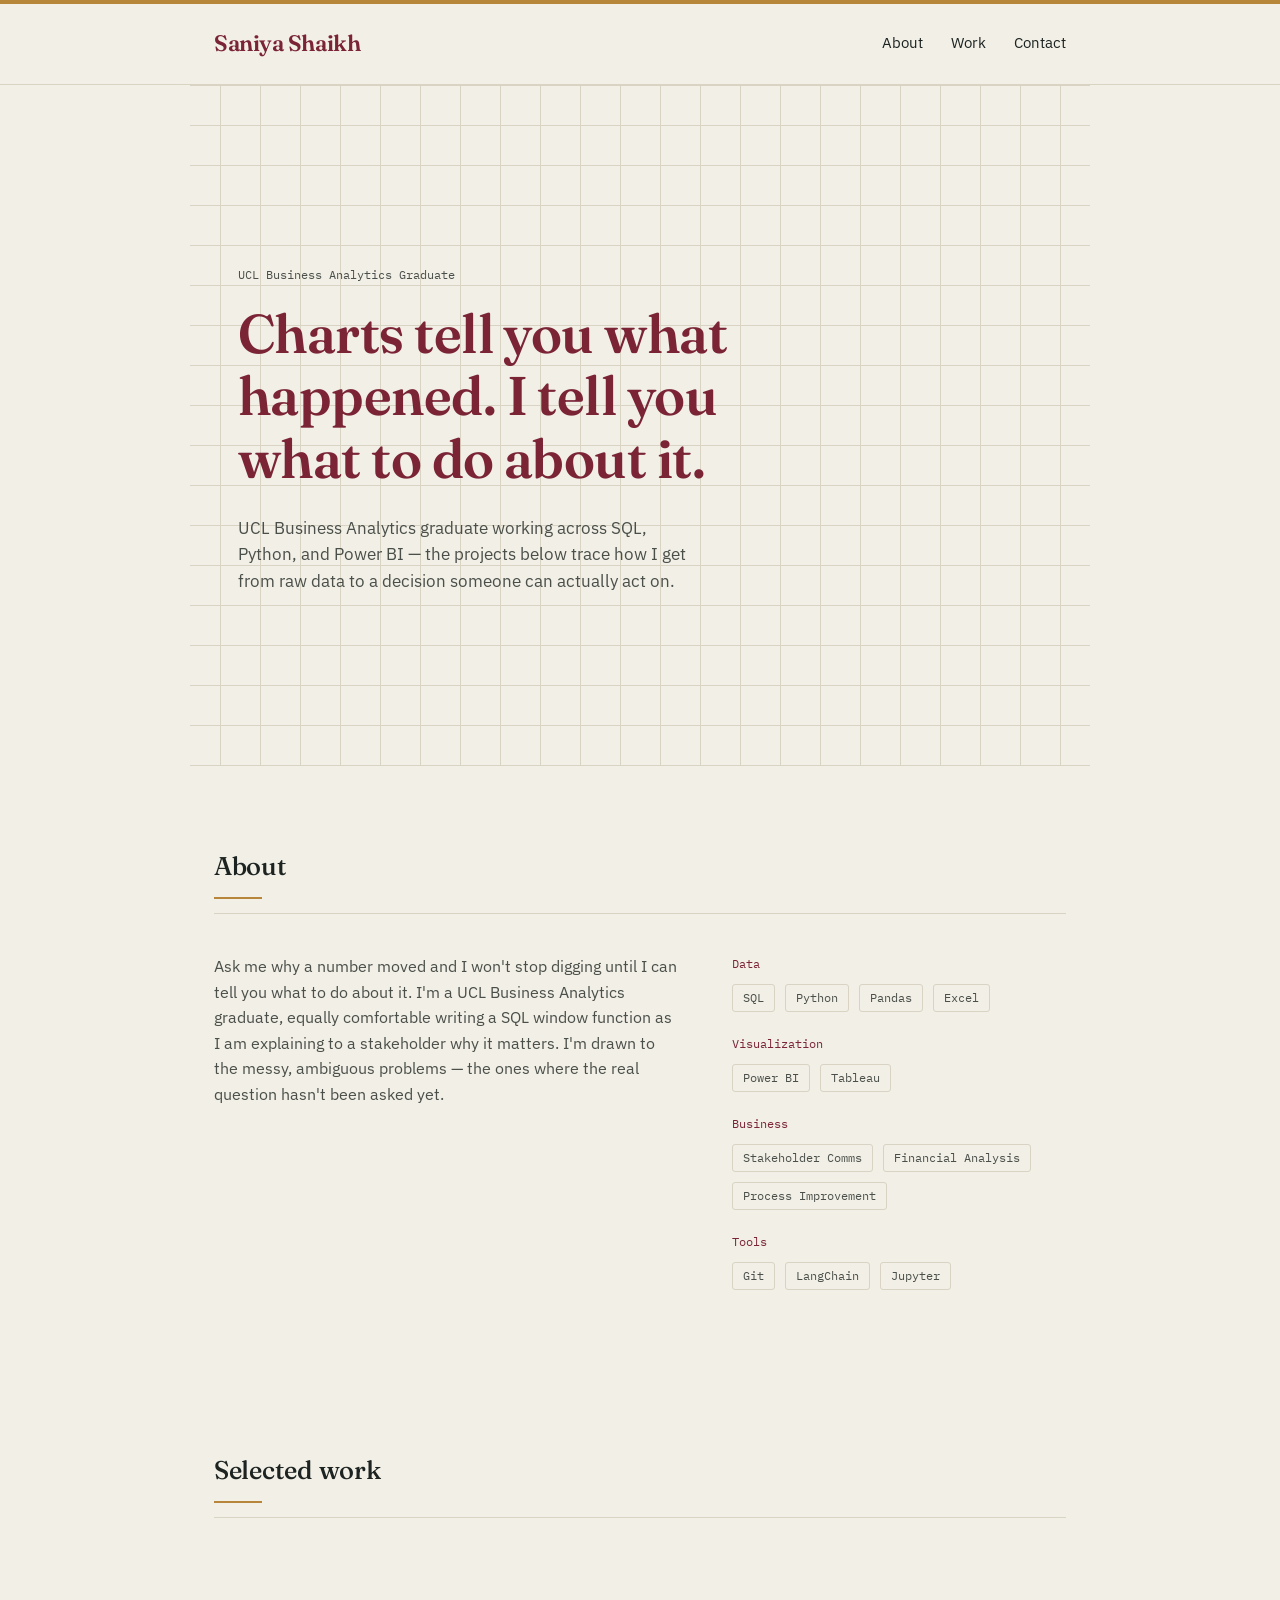
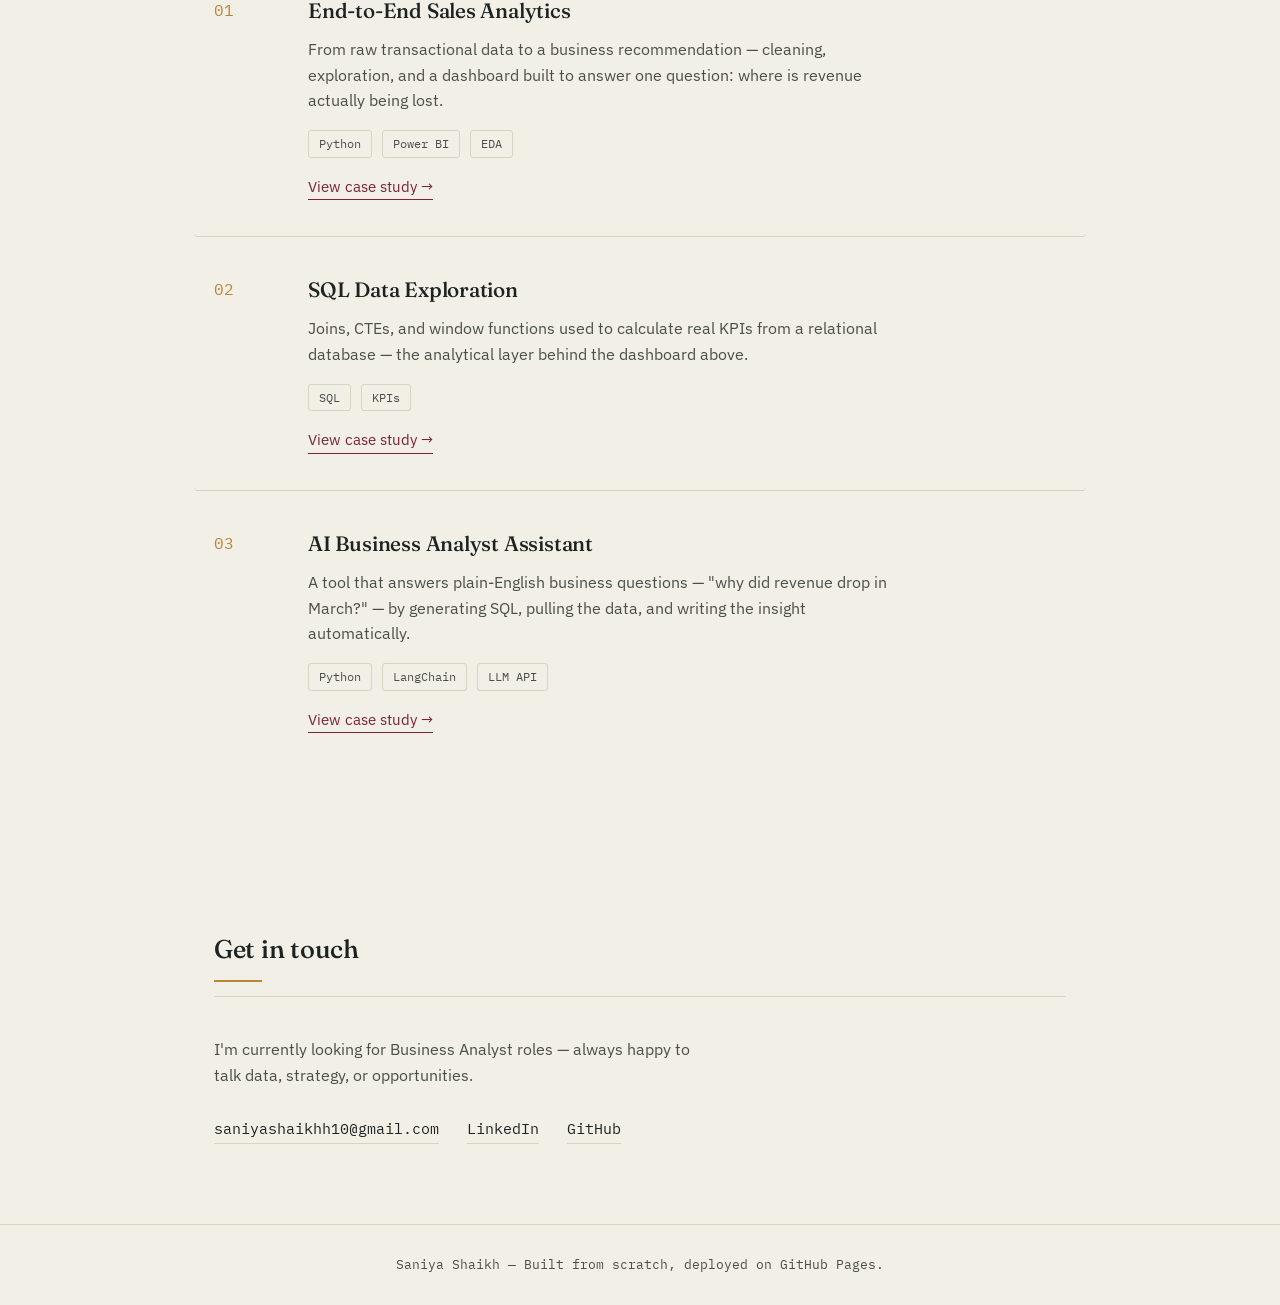
<file: index.html>
<!DOCTYPE html>
<html lang="en">
<head>
<meta charset="UTF-8">
<meta name="viewport" content="width=device-width, initial-scale=1.0">
<title>Saniya Shaikh — Business Analyst</title>
<link rel="preconnect" href="https://fonts.googleapis.com">
<link rel="preconnect" href="https://fonts.gstatic.com" crossorigin>
<link href="https://fonts.googleapis.com/css2?family=IBM+Plex+Mono:wght@400;500&family=IBM+Plex+Sans:wght@400;500&family=Fraunces:ital,opsz,wght@0,9..144,400;0,9..144,500;0,9..144,600;1,9..144,500&display=swap" rel="stylesheet">
<link rel="stylesheet" href="style.css">
</head>
<body>

<div class="ledger-line"></div>

<header class="masthead">
  <div class="masthead-inner">
    <span class="wordmark">Saniya Shaikh</span>
    <nav>
      <a href="#about">About</a>
      <a href="#projects">Work</a>
      <a href="#contact">Contact</a>
    </nav>
  </div>
</header>

<section class="hero">
  <div class="hero-inner">
    <p class="mono-tag hero-kicker">UCL Business Analytics Graduate</p>
    <h1>Charts tell you what<br>happened. I tell you<br>what to do about it.</h1>
    <p class="hero-sub">UCL Business Analytics graduate working across SQL, Python, and Power BI — the projects below trace how I get from raw data to a decision someone can actually act on.</p>
  </div>
</section>

<section id="about" class="about">
  <div class="section-head">
    <h2>About</h2>
    <span class="head-rule"></span>
  </div>
  <div class="about-grid">
    <p class="about-text">
      Ask me why a number moved and I won't stop digging until I can tell
      you what to do about it. I'm a UCL Business Analytics graduate,
      equally comfortable writing a SQL window function as I am explaining
      to a stakeholder why it matters. I'm drawn to the messy, ambiguous
      problems — the ones where the real question hasn't been asked yet.
    </p>
        <div class="skills-groups">
      <div class="skill-group">
        <span class="mono-tag skill-label">Data</span>
        <div class="tag-row">
          <span class="mono-tag">SQL</span>
          <span class="mono-tag">Python</span>
          <span class="mono-tag">Pandas</span>
          <span class="mono-tag">Excel</span>
        </div>
      </div>
      <div class="skill-group">
        <span class="mono-tag skill-label">Visualization</span>
        <div class="tag-row">
          <span class="mono-tag">Power BI</span>
          <span class="mono-tag">Tableau</span>
        </div>
      </div>
      <div class="skill-group">
        <span class="mono-tag skill-label">Business</span>
        <div class="tag-row">
          <span class="mono-tag">Stakeholder Comms</span>
          <span class="mono-tag">Financial Analysis</span>
          <span class="mono-tag">Process Improvement</span>
        </div>
      </div>
      <div class="skill-group">
        <span class="mono-tag skill-label">Tools</span>
        <div class="tag-row">
          <span class="mono-tag">Git</span>
          <span class="mono-tag">LangChain</span>
          <span class="mono-tag">Jupyter</span>
        </div>
      </div>
    </div>
  </div>
</section>

<section id="projects" class="projects">
  <div class="section-head">
    <h2>Selected work</h2>
    <span class="head-rule"></span>
  </div>

  <article class="project-row">
    <span class="project-num">01</span>
    <div class="project-body">
      <h3>End-to-End Sales Analytics</h3>
      <p>From raw transactional data to a business recommendation — cleaning, exploration, and a dashboard built to answer one question: where is revenue actually being lost.</p>
      <div class="tag-row">
        <span class="mono-tag">Python</span>
        <span class="mono-tag">Power BI</span>
        <span class="mono-tag">EDA</span>
      </div>
      <a class="project-link" href="projects/end-to-end-analytics.html">View case study <span class="arrow">→</span></a>
    </div>
  </article>

  <article class="project-row">
    <span class="project-num">02</span>
    <div class="project-body">
      <h3>SQL Data Exploration</h3>
      <p>Joins, CTEs, and window functions used to calculate real KPIs from a relational database — the analytical layer behind the dashboard above.</p>
      <div class="tag-row">
        <span class="mono-tag">SQL</span>
        <span class="mono-tag">KPIs</span>
      </div>
     <a class="project-link" href="projects/sql-exploration.html">View case study <span class="arrow">→</span></a> 
    </div>
  </article>

  <article class="project-row">
    <span class="project-num">03</span>
    <div class="project-body">
      <h3>AI Business Analyst Assistant</h3>
      <p>A tool that answers plain-English business questions — "why did revenue drop in March?" — by generating SQL, pulling the data, and writing the insight automatically.</p>
      <div class="tag-row">
        <span class="mono-tag">Python</span>
        <span class="mono-tag">LangChain</span>
        <span class="mono-tag">LLM API</span>
      </div>
      <a class="project-link" href="projects/ai-assistant.html">View case study <span class="arrow">→</span></a>
    </div>
  </article>
</section>

<section id="contact" class="contact">
  <div class="section-head">
    <h2>Get in touch</h2>
    <span class="head-rule"></span>
  </div>
  <p class="contact-text">I'm currently looking for Business Analyst roles — always happy to talk data, strategy, or opportunities.</p>
  <div class="contact-links">
    <a href="saniyashaikhh10@gmail.com">saniyashaikhh10@gmail.com</a>
    <a href="https://www.linkedin.com/in/saniya-shaikh-5531a3330/" target="_blank">LinkedIn</a>
    <a href="https://github.com/saniyashaikh10" target="_blank">GitHub</a>
  </div>
</section>

<footer>
  <p>Saniya Shaikh — Built from scratch, deployed on GitHub Pages.</p>
</footer>

<script>
  // Adds an "in-view" class to each section heading the first time it
  // scrolls into the viewport, which triggers the gold underline to draw in.
  const headings = document.querySelectorAll('.section-head');
  const observer = new IntersectionObserver((entries) => {
    entries.forEach(entry => {
      if (entry.isIntersecting) {
        entry.target.classList.add('in-view');
        observer.unobserve(entry.target);
      }
    });
  }, { threshold: 0.4 });

  headings.forEach(heading => observer.observe(heading));
</script>
</body>
</html>
</file>
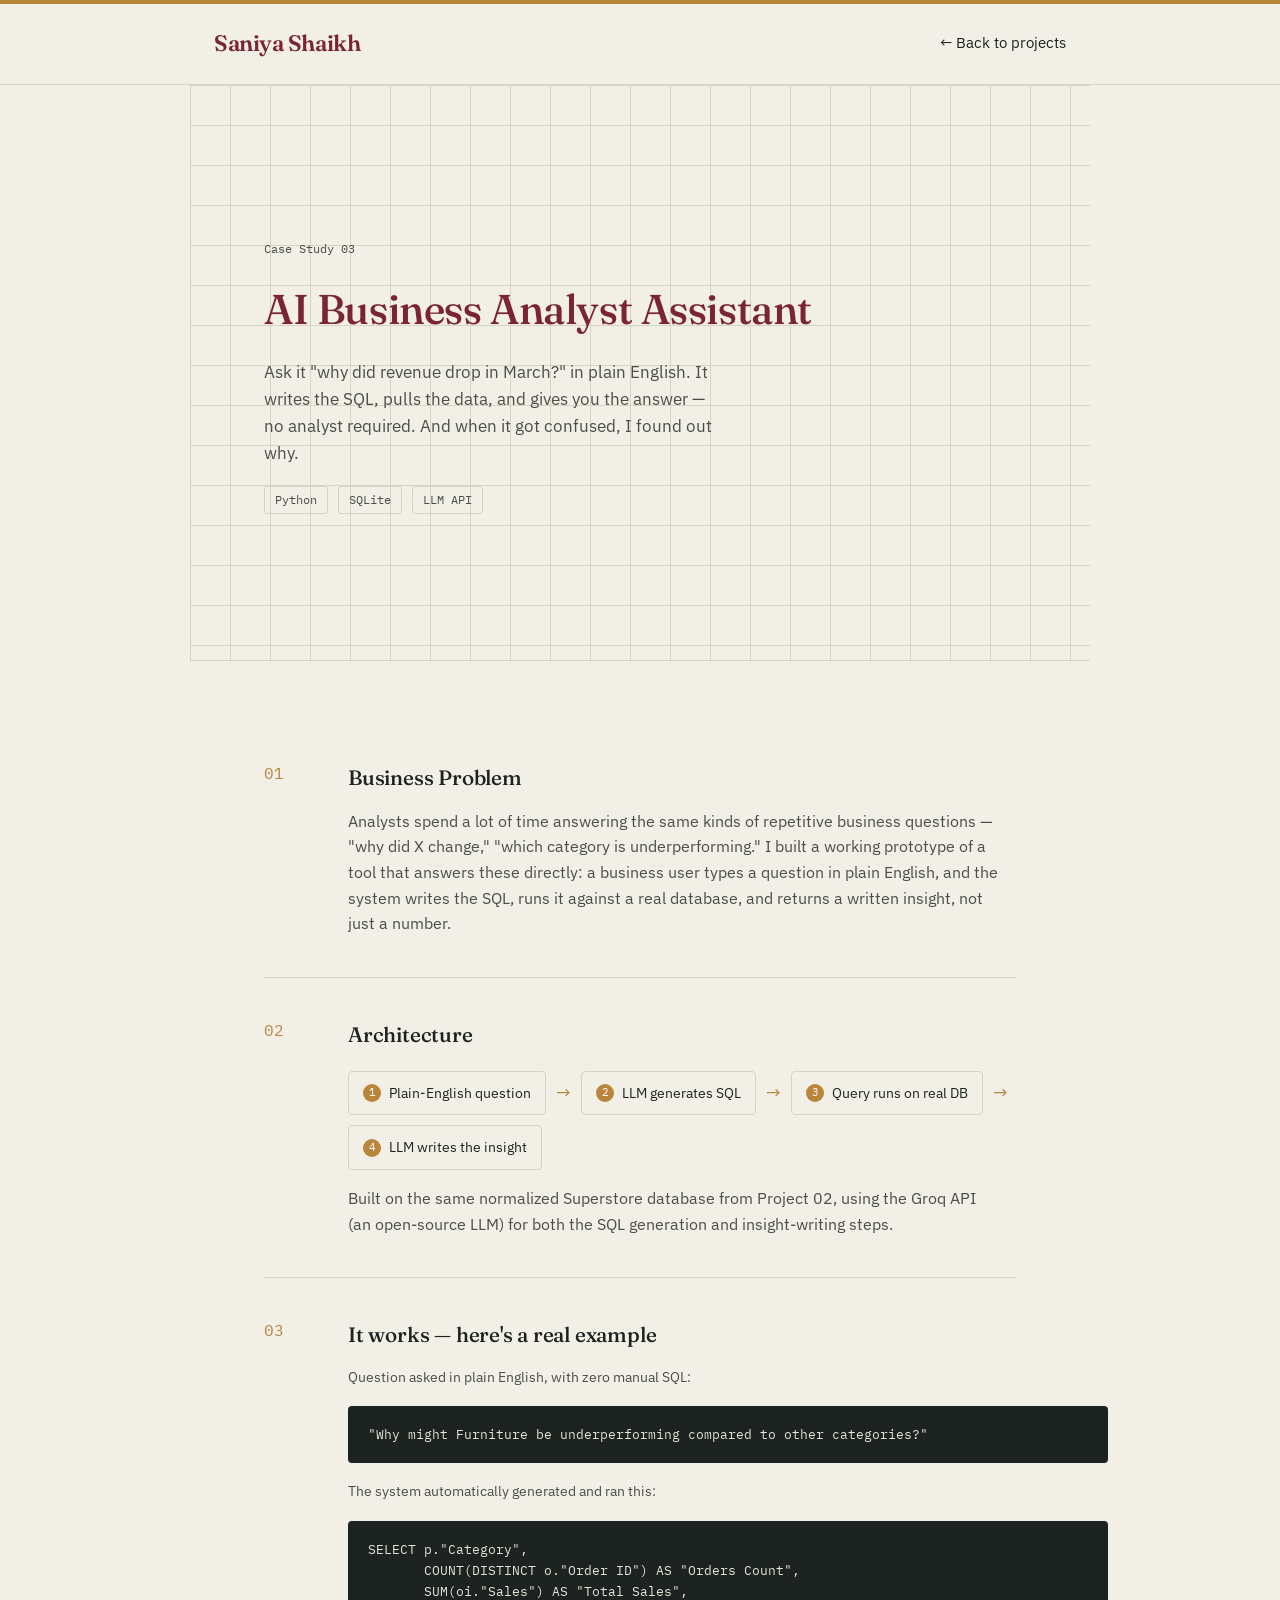
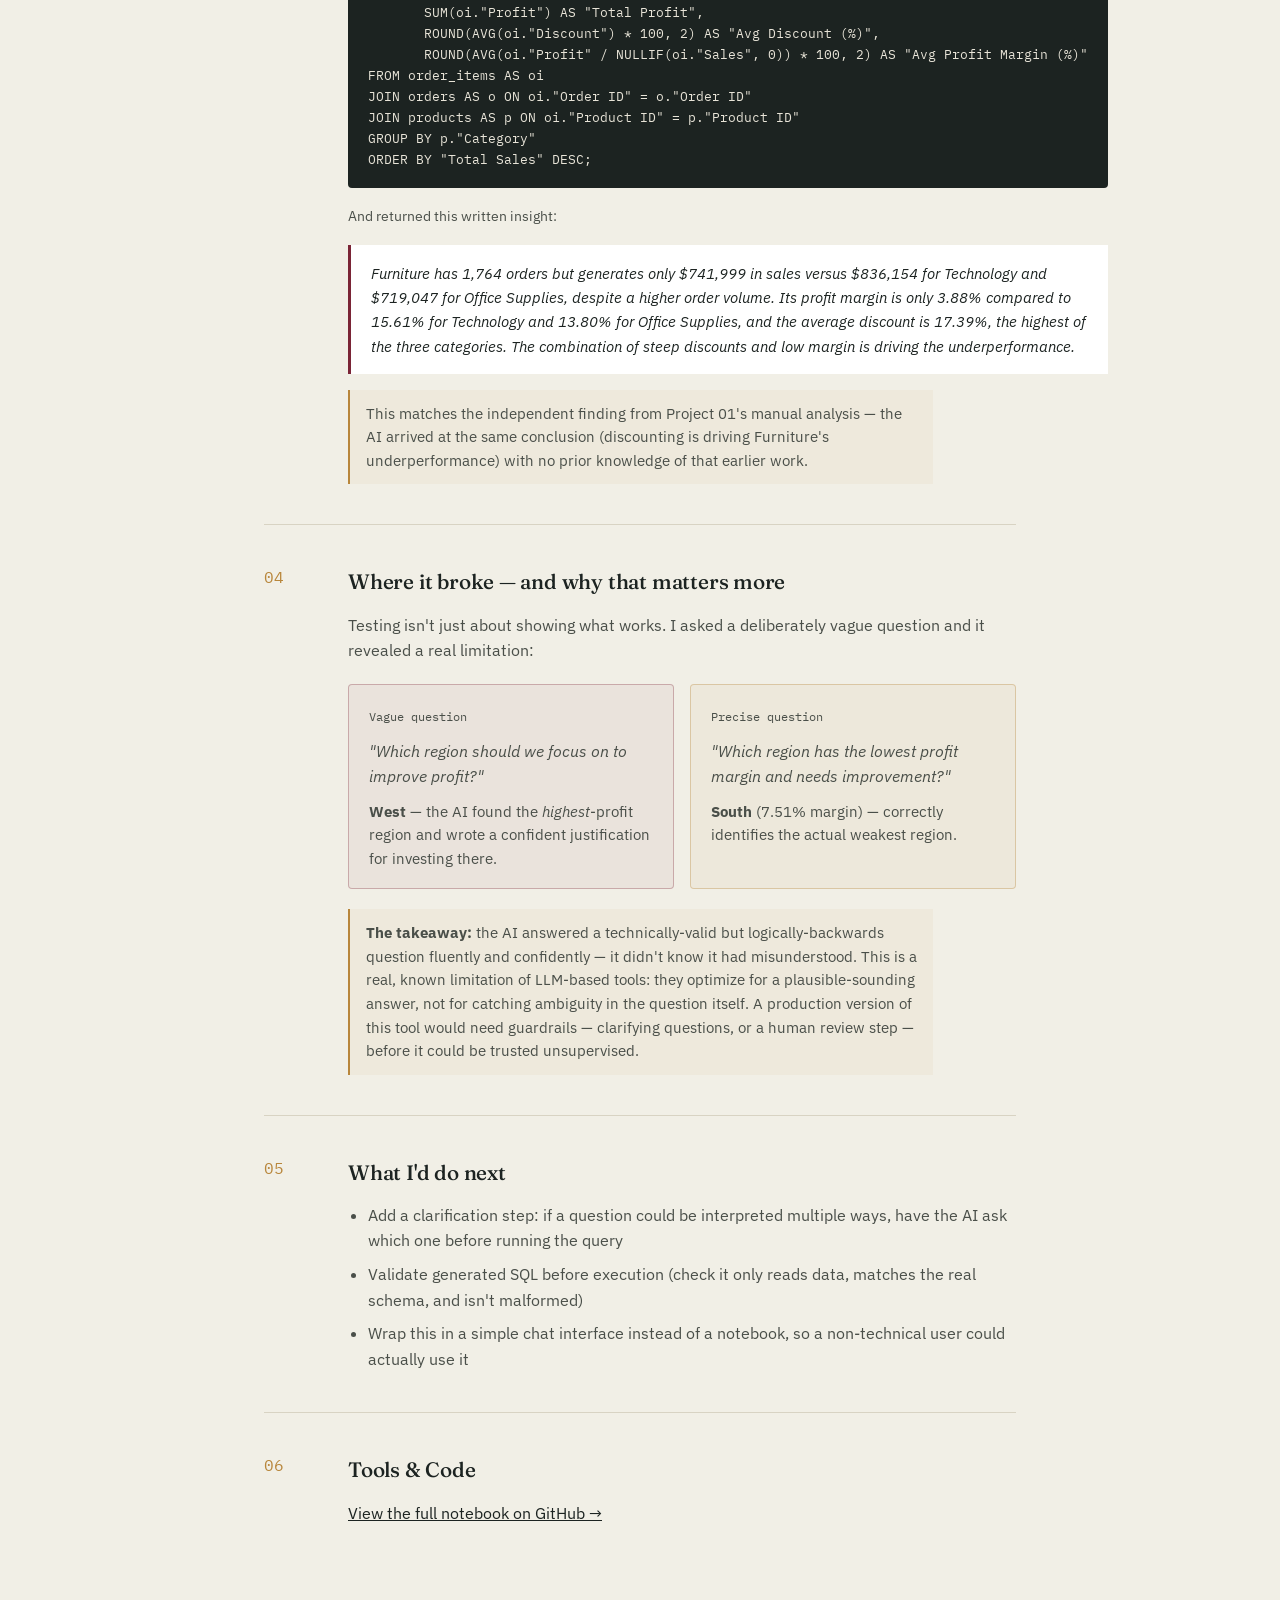
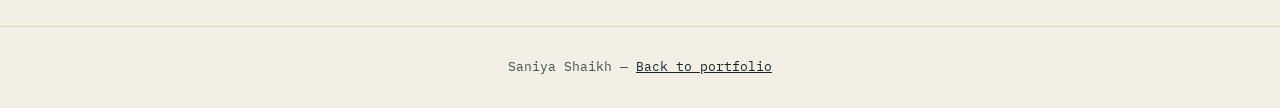
<file: projects/ai-assistant.html>
<!DOCTYPE html>
<html lang="en">
<head>
<meta charset="UTF-8">
<meta name="viewport" content="width=device-width, initial-scale=1.0">
<title>AI Business Analyst Assistant — Saniya Shaikh</title>
<link rel="preconnect" href="https://fonts.googleapis.com">
<link rel="preconnect" href="https://fonts.gstatic.com" crossorigin>
<link href="https://fonts.googleapis.com/css2?family=IBM+Plex+Mono:wght@400;500&family=IBM+Plex+Sans:wght@400;500&family=Fraunces:ital,opsz,wght@0,9..144,400;0,9..144,500;0,9..144,600;1,9..144,500&display=swap" rel="stylesheet">
<link rel="stylesheet" href="../style.css">
<link rel="stylesheet" href="case-study.css">
</head>
<body>

<div class="ledger-line"></div>

<header class="masthead">
  <div class="masthead-inner">
    <a href="../index.html" class="wordmark" style="text-decoration:none;">Saniya Shaikh</a>
    <nav>
      <a href="../index.html#projects">← Back to projects</a>
    </nav>
  </div>
</header>

<section class="case-hero">
  <div class="case-hero-inner">
    <span class="mono-tag">Case Study 03</span>
    <h1>AI Business Analyst Assistant</h1>
    <p class="hero-sub">Ask it "why did revenue drop in March?" in plain English. It writes the SQL, pulls the data, and gives you the answer — no analyst required. And when it got confused, I found out why.</p>
    <div class="tag-row">
      <span class="mono-tag">Python</span>
      <span class="mono-tag">SQLite</span>
      <span class="mono-tag">LLM API</span>
    </div>
  </div>
</section>

<article class="case-body">

  <div class="case-section">
    <span class="case-num">01</span>
    <div>
      <h2>Business Problem</h2>
      <p>Analysts spend a lot of time answering the same kinds of repetitive business questions — "why did X change," "which category is underperforming." I built a working prototype of a tool that answers these directly: a business user types a question in plain English, and the system writes the SQL, runs it against a real database, and returns a written insight, not just a number.</p>
    </div>
  </div>

  <div class="case-section">
    <span class="case-num">02</span>
    <div>
      <h2>Architecture</h2>
      <div class="arch-flow">
        <div class="arch-step"><span class="mono-tag">1</span> Plain-English question</div>
        <div class="arch-arrow">→</div>
        <div class="arch-step"><span class="mono-tag">2</span> LLM generates SQL</div>
        <div class="arch-arrow">→</div>
        <div class="arch-step"><span class="mono-tag">3</span> Query runs on real DB</div>
        <div class="arch-arrow">→</div>
        <div class="arch-step"><span class="mono-tag">4</span> LLM writes the insight</div>
      </div>
      <p>Built on the same normalized Superstore database from Project 02, using the Groq API (an open-source LLM) for both the SQL generation and insight-writing steps.</p>
    </div>
  </div>

  <div class="case-section">
    <span class="case-num">03</span>
    <div>
      <h2>It works — here's a real example</h2>
      <p class="chart-caption">Question asked in plain English, with zero manual SQL:</p>
      <pre><code>"Why might Furniture be underperforming compared to other categories?"</code></pre>
      <p class="chart-caption">The system automatically generated and ran this:</p>
      <pre><code>SELECT p."Category",
       COUNT(DISTINCT o."Order ID") AS "Orders Count",
       SUM(oi."Sales") AS "Total Sales",
       SUM(oi."Profit") AS "Total Profit",
       ROUND(AVG(oi."Discount") * 100, 2) AS "Avg Discount (%)",
       ROUND(AVG(oi."Profit" / NULLIF(oi."Sales", 0)) * 100, 2) AS "Avg Profit Margin (%)"
FROM order_items AS oi
JOIN orders AS o ON oi."Order ID" = o."Order ID"
JOIN products AS p ON oi."Product ID" = p."Product ID"
GROUP BY p."Category"
ORDER BY "Total Sales" DESC;</code></pre>
      <p class="chart-caption">And returned this written insight:</p>
      <div class="ai-answer">
        Furniture has 1,764 orders but generates only $741,999 in sales versus $836,154 for Technology and $719,047 for Office Supplies, despite a higher order volume. Its profit margin is only 3.88% compared to 15.61% for Technology and 13.80% for Office Supplies, and the average discount is 17.39%, the highest of the three categories. The combination of steep discounts and low margin is driving the underperformance.
      </div>
      <p class="chart-note">This matches the independent finding from Project 01's manual analysis — the AI arrived at the same conclusion (discounting is driving Furniture's underperformance) with no prior knowledge of that earlier work.</p>
    </div>
  </div>

  <div class="case-section">
    <span class="case-num">04</span>
    <div>
      <h2>Where it broke — and why that matters more</h2>
      <p>Testing isn't just about showing what works. I asked a deliberately vague question and it revealed a real limitation:</p>

      <div class="compare-grid">
        <div class="compare-card compare-bad">
          <span class="mono-tag">Vague question</span>
          <p class="compare-q">"Which region should we focus on to improve profit?"</p>
          <p class="compare-a"><strong>West</strong> — the AI found the <em>highest</em>-profit region and wrote a confident justification for investing there.</p>
        </div>
        <div class="compare-card compare-good">
          <span class="mono-tag">Precise question</span>
          <p class="compare-q">"Which region has the lowest profit margin and needs improvement?"</p>
          <p class="compare-a"><strong>South</strong> (7.51% margin) — correctly identifies the actual weakest region.</p>
        </div>
      </div>

      <p class="chart-note"><strong>The takeaway:</strong> the AI answered a technically-valid but logically-backwards question fluently and confidently — it didn't know it had misunderstood. This is a real, known limitation of LLM-based tools: they optimize for a plausible-sounding answer, not for catching ambiguity in the question itself. A production version of this tool would need guardrails — clarifying questions, or a human review step — before it could be trusted unsupervised.</p>
    </div>
  </div>

  <div class="case-section">
    <span class="case-num">05</span>
    <div>
      <h2>What I'd do next</h2>
      <ul>
        <li>Add a clarification step: if a question could be interpreted multiple ways, have the AI ask which one before running the query</li>
        <li>Validate generated SQL before execution (check it only reads data, matches the real schema, and isn't malformed)</li>
        <li>Wrap this in a simple chat interface instead of a notebook, so a non-technical user could actually use it</li>
      </ul>
    </div>
  </div>

  <div class="case-section">
    <span class="case-num">06</span>
    <div>
      <h2>Tools &amp; Code</h2>
      <p><a href="https://github.com/saniyashaikh10/ai-business-analyst-assistant" target="_blank">View the full notebook on GitHub →</a></p>
    </div>
  </div>

</article>

<footer>
  <p>Saniya Shaikh — <a href="../index.html">Back to portfolio</a></p>
</footer>

</body>
</html>
</file>
<file: style.css>
/* ---------- Tokens ---------- */
:root {
  --paper: #F1EFE6;
  --ink: #1C2321;
  --ink-soft: #4A4F49;
  --gold: #B8863B;
  --maroon: #7A2436;
  --line: #D8D3C3;
}

* {
  margin: 0;
  padding: 0;
  box-sizing: border-box;
}

body {
  background-color: var(--paper);
  color: var(--ink);
  font-family: 'IBM Plex Sans', Arial, sans-serif;
  line-height: 1.6;
}

h1, h2, h3 {
  font-family: 'Fraunces', Georgia, serif;
  font-weight: 500;
  letter-spacing: -0.01em;
}

a {
  color: var(--ink);
}

.mono-tag {
  font-family: 'IBM Plex Mono', monospace;
  font-size: 0.78rem;
  color: var(--ink-soft);
}

/* thin gold line pinned to the very top of the page */
.ledger-line {
  height: 4px;
  background: var(--gold);
}

/* ---------- Masthead ---------- */
.masthead {
  border-bottom: 1px solid var(--line);
}

.masthead-inner {
  max-width: 900px;
  margin: 0 auto;
  padding: 22px 24px;
  display: flex;
  justify-content: space-between;
  align-items: center;
  flex-wrap: wrap;
  gap: 12px;
}
.wordmark {
  font-family: 'Fraunces', Georgia, serif;
  font-weight: 600;
  font-size: 1.4rem;
  letter-spacing: -0.02em;
  color: var(--maroon);
}

nav {
  display: flex;
  gap: 28px;
}

nav a {
  text-decoration: none;
  font-size: 0.95rem;
  color: var(--ink);
  border-bottom: 1px solid transparent;
  padding-bottom: 2px;
  transition: border-color 0.15s ease;
}

nav a:hover {
  border-color: var(--gold);
}

/* ---------- Hero ---------- */
.hero {
  background-image:
    linear-gradient(var(--line) 1px, transparent 1px),
    linear-gradient(90deg, var(--line) 1px, transparent 1px);
  background-size: 40px 40px;
  background-position: center top;
  border-bottom: 1px solid var(--line);
}

.hero-inner {
  max-width: 900px;
  margin: 0 auto;
  padding: 100px 24px 90px;
}

.hero-kicker {
  margin-bottom: 18px;
  opacity: 0;
  animation: riseIn 0.7s ease forwards;
  animation-delay: 0.1s;
}

.hero h1 {
  font-size: clamp(2.2rem, 5vw, 3.4rem);
  font-weight: 600;
  line-height: 1.15;
  max-width: 14ch;
  color: var(--maroon);
  opacity: 0;
  animation: riseIn 0.7s ease forwards;
  animation-delay: 0.25s;
}

.hero-sub {
  margin-top: 24px;
  max-width: 46ch;
  color: var(--ink-soft);
  font-size: 1.05rem;
  opacity: 0;
  animation: riseIn 0.7s ease forwards;
  animation-delay: 0.45s;
}

@keyframes riseIn {
  from {
    opacity: 0;
    transform: translateY(14px);
  }
  to {
    opacity: 1;
    transform: translateY(0);
  }
}

/* ---------- Section shared ---------- */
section {
  max-width: 900px;
  margin: 0 auto;
  padding: 80px 24px;
}

.section-head {
  display: flex;
  flex-direction: column;
  align-items: flex-start;
  margin-bottom: 40px;
  border-bottom: 1px solid var(--line);
  padding-bottom: 14px;
}

.section-head h2 {
  font-size: 1.6rem;
}

.head-rule {
  display: block;
  width: 0;
  height: 2px;
  background: var(--gold);
  margin-top: 10px;
  transition: width 0.6s ease;
}

.section-head.in-view .head-rule {
  width: 48px;
}

/* ---------- About ---------- */
.about-grid {
  display: grid;
  grid-template-columns: 1.4fr 1fr;
  gap: 50px;
}

.about-text {
  color: var(--ink-soft);
  max-width: 60ch;
}

.skills-groups {
  display: flex;
  flex-direction: column;
  gap: 22px;
}

.skill-label {
  display: block;
  color: var(--maroon);
  margin-bottom: 10px;
}

.skill-group .tag-row {
  margin-bottom: 0;
}

/* ---------- Projects ---------- */
.project-row {
  display: grid;
  grid-template-columns: 70px 1fr;
  gap: 24px;
  padding: 36px 20px;
  margin: 0 -20px;
  border-bottom: 1px solid var(--line);
  border-radius: 4px;
  transition: background-color 0.25s ease;
}

.project-row:hover {
  background-color: rgba(184, 134, 59, 0.08);
}

.project-row:last-child {
  border-bottom: none;
}

@media (prefers-reduced-motion: reduce) {
  * {
    animation: none !important;
    transition: none !important;
  }
  .hero-kicker, .hero h1, .hero-sub {
    opacity: 1;
  }
  .section-head.in-view .head-rule {
    width: 48px;
  }
}

.project-num {
  font-family: 'IBM Plex Mono', monospace;
  color: var(--gold);
  font-size: 1rem;
  padding-top: 4px;
}

.project-body h3 {
  font-size: 1.3rem;
  margin-bottom: 10px;
}

.project-body p {
  color: var(--ink-soft);
  max-width: 60ch;
  margin-bottom: 16px;
}

.tag-row {
  display: flex;
  gap: 10px;
  flex-wrap: wrap;
  margin-bottom: 16px;
}

.tag-row .mono-tag {
  border: 1px solid var(--line);
  padding: 3px 10px;
  border-radius: 3px;
}

.project-link {
  font-size: 0.95rem;
  text-decoration: none;
  color: var(--maroon);
  border-bottom: 1px solid var(--maroon);
  padding-bottom: 1px;
  display: inline-flex;
  align-items: center;
  gap: 4px;
}

.project-link .arrow {
  display: inline-block;
  transition: transform 0.2s ease;
}

.project-link:hover .arrow {
  transform: translateX(4px);
}

/* ---------- Contact ---------- */
.contact-text {
  color: var(--ink-soft);
  max-width: 50ch;
  margin-bottom: 28px;
}

.contact-links {
  display: flex;
  gap: 28px;
  flex-wrap: wrap;
  font-family: 'IBM Plex Mono', monospace;
  font-size: 0.95rem;
}

.contact-links a {
  text-decoration: none;
  border-bottom: 1px solid var(--line);
  padding-bottom: 2px;
}

.contact-links a:hover {
  border-color: var(--gold);
}

/* ---------- Footer ---------- */
footer {
  text-align: center;
  padding: 30px 24px;
  border-top: 1px solid var(--line);
}

footer p {
  font-family: 'IBM Plex Mono', monospace;
  font-size: 0.8rem;
  color: var(--ink-soft);
}

/* ---------- Responsive ---------- */
@media (max-width: 680px) {
  .about-grid {
    grid-template-columns: 1fr;
  }
  .project-row {
    grid-template-columns: 40px 1fr;
  }
}
</file>
<file: projects/case-study.css>
.case-hero {
  border-bottom: 1px solid var(--line);
  background-image:
    linear-gradient(var(--line) 1px, transparent 1px),
    linear-gradient(90deg, var(--line) 1px, transparent 1px);
  background-size: 40px 40px;
}

.case-hero-inner {
  max-width: 800px;
  margin: 0 auto;
  padding: 70px 24px 50px;
}

.case-hero h1 {
  font-size: clamp(1.8rem, 4vw, 2.6rem);
  color: var(--maroon);
  margin: 16px 0;
}

.case-hero .hero-sub {
  margin: 0 0 20px;
}

.case-body {
  max-width: 800px;
  margin: 0 auto;
  padding: 60px 24px;
}

.case-section {
  display: grid;
  grid-template-columns: 60px 1fr;
  gap: 24px;
  padding: 40px 0;
  border-bottom: 1px solid var(--line);
}

.case-section:last-child {
  border-bottom: none;
}

.case-num {
  font-family: 'IBM Plex Mono', monospace;
  color: var(--gold);
}

.case-section h2 {
  font-size: 1.3rem;
  margin-bottom: 14px;
}

.case-section p,
.case-section li {
  color: var(--ink-soft);
  max-width: 65ch;
}

.case-section ul {
  padding-left: 20px;
  display: flex;
  flex-direction: column;
  gap: 8px;
}

.chart-caption {
  font-size: 0.9rem;
  margin-bottom: 18px;
}

.chart-note {
  font-size: 0.92rem;
  margin-top: 16px;
  padding: 12px 16px;
  border-left: 2px solid var(--gold);
  background: rgba(184, 134, 59, 0.06);
}

.case-section pre {
  background: var(--ink);
  color: #E8E4D8;
  padding: 18px 20px;
  border-radius: 4px;
  overflow-x: auto;
  margin: 16px 0;
  font-family: 'IBM Plex Mono', monospace;
  font-size: 0.82rem;
  line-height: 1.6;
}

.case-section code {
  font-family: 'IBM Plex Mono', monospace;
}

.case-section p code {
  background: rgba(184, 134, 59, 0.1);
  padding: 1px 5px;
  border-radius: 3px;
  font-size: 0.88em;
  color: var(--maroon);
}

.result-table {
  overflow-x: auto;
  margin: 16px 0;
}

.result-table table {
  width: 100%;
  border-collapse: collapse;
  font-size: 0.9rem;
}

.result-table th {
  text-align: left;
  font-family: 'IBM Plex Mono', monospace;
  font-size: 0.78rem;
  color: var(--gold);
  border-bottom: 1px solid var(--line);
  padding: 8px 12px;
}

.result-table td {
  padding: 8px 12px;
  border-bottom: 1px solid var(--line);
  color: var(--ink-soft);
}

.arch-flow {
  display: flex;
  align-items: center;
  flex-wrap: wrap;
  gap: 10px;
  margin: 20px 0 16px;
}

.arch-step {
  font-size: 0.88rem;
  border: 1px solid var(--line);
  border-radius: 4px;
  padding: 10px 14px;
  display: flex;
  align-items: center;
  gap: 8px;
}

.arch-step .mono-tag {
  color: #fff;
  background: var(--gold);
  border-radius: 50%;
  width: 18px;
  height: 18px;
  display: inline-flex;
  align-items: center;
  justify-content: center;
  font-size: 0.7rem;
}

.arch-arrow {
  color: var(--gold);
  font-size: 1.1rem;
}

.ai-answer {
  background: #fff;
  border-left: 3px solid var(--maroon);
  padding: 16px 20px;
  margin: 12px 0 16px;
  font-size: 0.95rem;
  color: var(--ink);
  font-style: italic;
}

.compare-grid {
  display: grid;
  grid-template-columns: 1fr 1fr;
  gap: 16px;
  margin: 20px 0;
}

.compare-card {
  border-radius: 4px;
  padding: 18px 20px;
  border: 1px solid var(--line);
}

.compare-bad {
  background: rgba(122, 36, 54, 0.05);
  border-color: rgba(122, 36, 54, 0.3);
}

.compare-good {
  background: rgba(184, 134, 59, 0.06);
  border-color: rgba(184, 134, 59, 0.35);
}

.compare-q {
  font-style: italic;
  margin: 10px 0;
  color: var(--ink);
}

.compare-a {
  color: var(--ink-soft);
  font-size: 0.92rem;
}

@media (max-width: 600px) {
  .compare-grid {
    grid-template-columns: 1fr;
  }
  .arch-flow {
    flex-direction: column;
    align-items: stretch;
  }
  .arch-arrow {
    text-align: center;
  }
}

.chart-container {
  position: relative;
  height: 380px;
  background: #fff;
  border: 1px solid var(--line);
  border-radius: 4px;
  padding: 20px 24px 10px;
}

@media (max-width: 600px) {
  .chart-container {
    height: 320px;
    padding: 14px 10px 6px;
  }
}

@media (max-width: 600px) {
  .case-section {
    grid-template-columns: 30px 1fr;
  }
}
</file>
